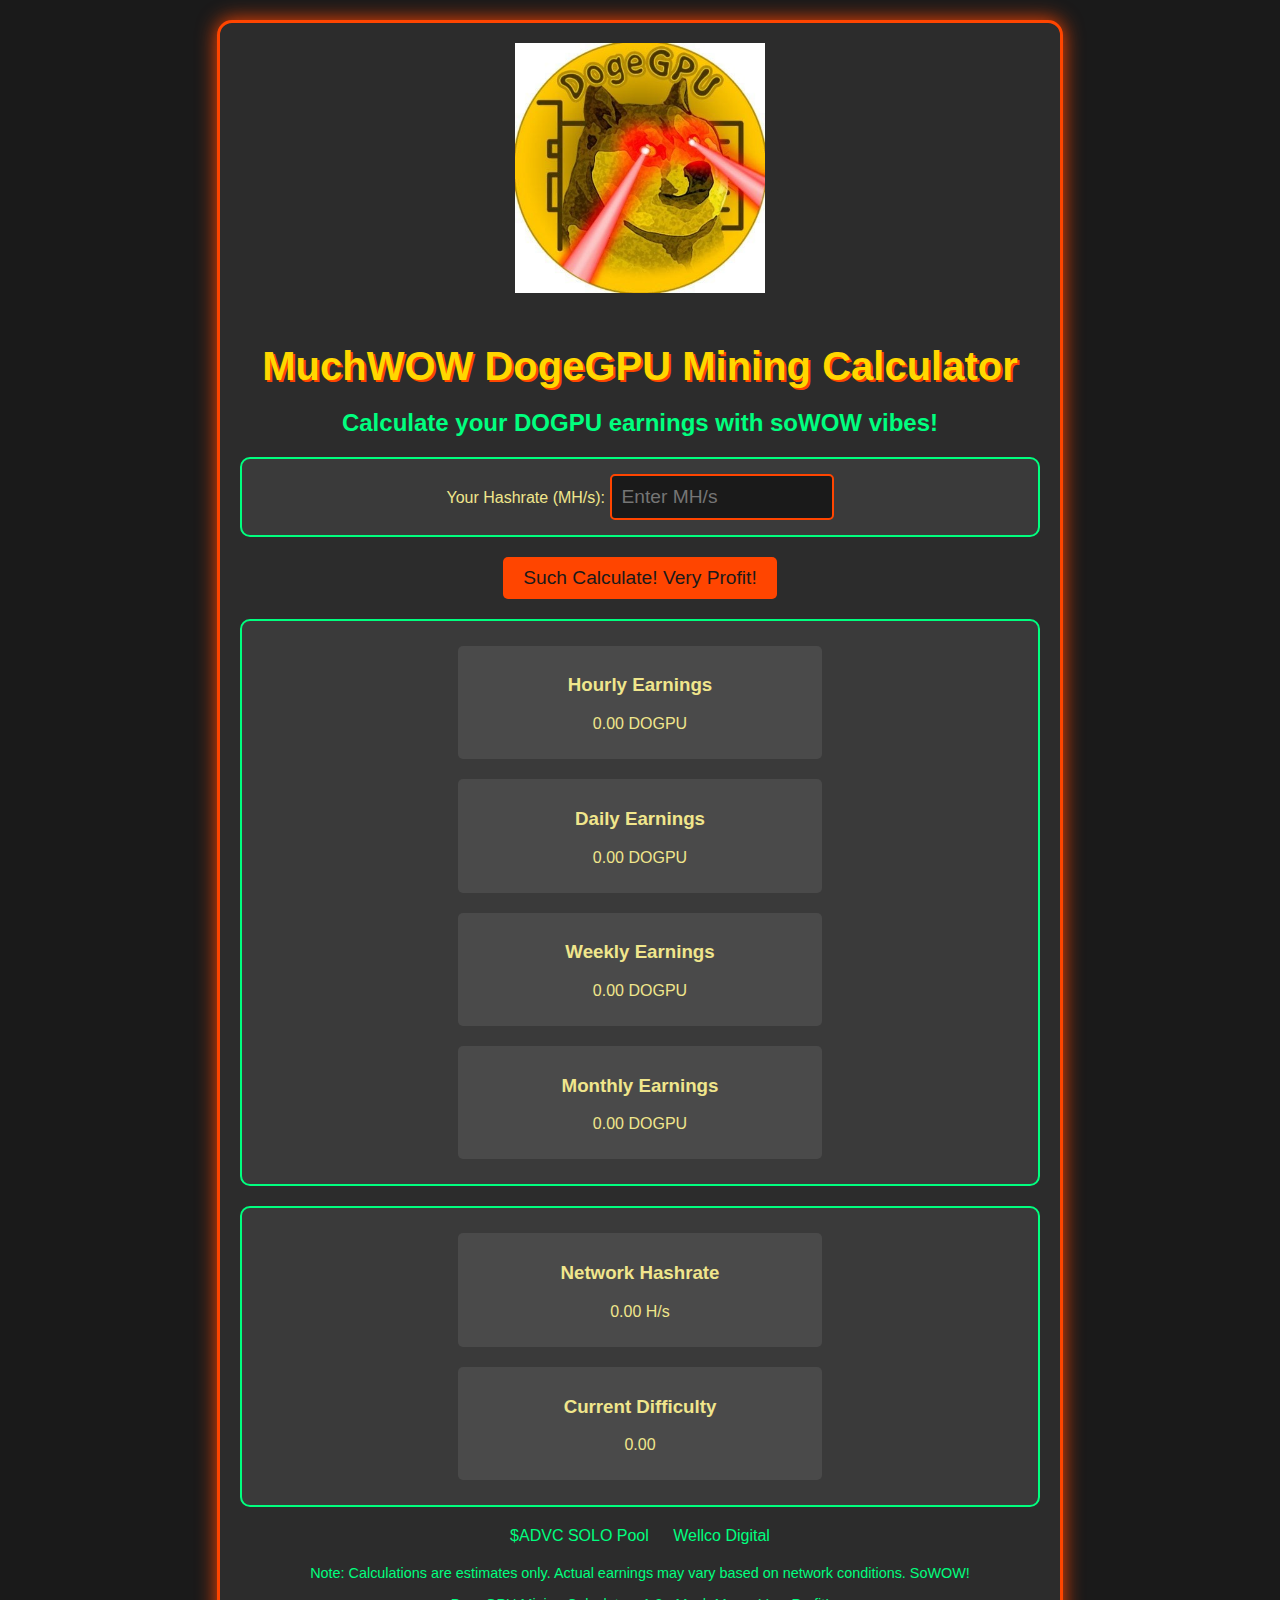
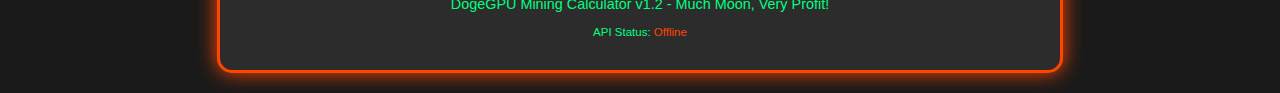
<file: dogegpuminingcalc.html>
<!DOCTYPE html>
<html lang="en">
<head>
    <meta charset="UTF-8">
    <meta name="viewport" content="width=device-width, initial-scale=1.0">
    <title>MuchWOW DogeGPU Mining Calculator</title>
    <style>
        body {
            background-color: #1a1a1a;
            color: #f0e68c;
            font-family: 'Comic Sans MS', 'Arial', sans-serif;
            text-align: center;
            margin: 0;
            padding: 20px;
            background-image: url('https://www.transparenttextures.com/patterns/stardust.png');
        }
        .container {
            max-width: 800px;
            margin: 0 auto;
            padding: 20px;
            border: 3px solid #ff4500;
            border-radius: 15px;
            background-color: #2c2c2c;
            box-shadow: 0 0 20px #ff4500;
        }
        .coin-logo {
            width: 250px;
            height: 250px;
            margin-bottom: 20px;
            animation: spin 10s linear infinite;
        }
        @keyframes spin {
            100% { transform: rotate(360deg); }
        }
        h1 {
            font-size: 2.5em;
            color: #ffd700;
            text-shadow: 2px 2px #ff4500;
            margin-bottom: 10px;
        }
        h2 {
            font-size: 1.5em;
            color: #00ff7f;
        }
        .input-section, .results, .network-info {
            margin: 20px 0;
            padding: 15px;
            background-color: #3a3a3a;
            border-radius: 10px;
            border: 2px solid #00ff7f;
        }
        input[type="number"] {
            padding: 10px;
            font-size: 1.2em;
            border: 2px solid #ff4500;
            border-radius: 5px;
            background-color: #1a1a1a;
            color: #f0e68c;
            width: 200px;
        }
        button {
            padding: 10px 20px;
            font-size: 1.2em;
            background-color: #ff4500;
            color: #1a1a1a;
            border: none;
            border-radius: 5px;
            cursor: pointer;
            transition: background-color 0.3s;
        }
        button:hover {
            background-color: #ffd700;
        }
        .result-box, .network-box {
            display: inline-block;
            width: 45%;
            margin: 10px;
            padding: 10px;
            background-color: #4a4a4a;
            border-radius: 5px;
        }
        .links a {
            color: #00ff7f;
            text-decoration: none;
            margin: 0 10px;
        }
        .links a:hover {
            color: #ffd700;
        }
        .footer {
            margin-top: 20px;
            font-size: 0.9em;
            color: #00ff7f;
        }
        .api-status {
            font-size: 0.8em;
            color: #00ff7f;
        }
    </style>
</head>
<body>
    <div class="container">
        <img src="img/coin/icon/dogpu.png" alt="DogeGPU Logo" class="coin-logo">
        <h1>MuchWOW DogeGPU Mining Calculator</h1>
        <h2>Calculate your DOGPU earnings with soWOW vibes!</h2>

        <div class="input-section">
            <label for="hashrate">Your Hashrate (MH/s):</label>
            <input type="number" id="hashrate" step="0.01" min="0" placeholder="Enter MH/s">
        </div>

        <button onclick="calculateEarnings()">Such Calculate! Very Profit!</button>

        <div class="results">
            <div class="result-box">
                <h3>Hourly Earnings</h3>
                <p id="hourly">0.00 DOGPU</p>
            </div>
            <div class="result-box">
                <h3>Daily Earnings</h3>
                <p id="daily">0.00 DOGPU</p>
            </div>
            <div class="result-box">
                <h3>Weekly Earnings</h3>
                <p id="weekly">0.00 DOGPU</p>
            </div>
            <div class="result-box">
                <h3>Monthly Earnings</h3>
                <p id="monthly">0.00 DOGPU</p>
            </div>
        </div>

        <div class="network-info">
            <div class="network-box">
                <h3>Network Hashrate</h3>
                <p id="network-hashrate">0.00 H/s</p>
            </div>
            <div class="network-box">
                <h3>Current Difficulty</h3>
                <p id="network-difficulty">0.00</p>
            </div>
        </div>

        <div class="links">
            <a href="https://adventurecoin.wellcodigital.com/">$ADVC SOLO Pool</a>
            <a href="https://wellcodigital.com/">Wellco Digital</a>
        </div>

        <div class="footer">
            <p>Note: Calculations are estimates only. Actual earnings may vary based on network conditions. SoWOW!</p>
            <p>DogeGPU Mining Calculator v1.2 - Much Moon, Very Profit!</p>
            <p class="api-status">API Status: <span id="api-status">Loading...</span></p>
        </div>
    </div>

    <script>
        async function fetchNetworkData() {
            try {
                const response = await fetch('https://api.wellcodigital.com/api/pools/dogpu-pplnsbf');
                const data = await response.json();
                const networkHashrate = data.pool.networkStats.networkHashrate;
                const networkDifficulty = data.pool.networkStats.networkDifficulty;

                document.getElementById('network-hashrate').textContent = 
                    (networkHashrate / 1e6).toFixed(2) + ' MH/s';
                document.getElementById('network-difficulty').textContent = 
                    networkDifficulty.toFixed(2);
                document.getElementById('api-status').textContent = 'Online';
                document.getElementById('api-status').style.color = '#00ff7f';
                return { networkHashrate, networkDifficulty };
            } catch (error) {
                console.error('Error fetching API:', error);
                document.getElementById('api-status').textContent = 'Offline';
                document.getElementById('api-status').style.color = '#ff4500';
                return { networkHashrate: 0, networkDifficulty: 0 };
            }
        }

        function calculateEarnings() {
            const hashrate = parseFloat(document.getElementById('hashrate').value) * 1e6; // Convert MH/s to H/s
            if (isNaN(hashrate) || hashrate <= 0) {
                alert('Plz enter valid hashrate! Much number, very wow!');
                return;
            }

            fetchNetworkData().then(({ networkHashrate, networkDifficulty }) => {
                const blockTime = 15; // seconds
                const blockReward = 2500; // DOGPU per block
                const poolFee = 0.005; // 0.5% pool fee

                // Blocks per time period
                const blocksPerHour = 3600 / blockTime;
                const blocksPerDay = blocksPerHour * 24;
                const blocksPerWeek = blocksPerDay * 7;
                const blocksPerMonth = blocksPerDay * 30;

                // User's share of network hashrate
                const hashrateShare = hashrate / networkHashrate;

                // Earnings calculations
                const hourlyEarnings = (blockReward * blocksPerHour * hashrateShare * (1 - poolFee)).toFixed(2);
                const dailyEarnings = (blockReward * blocksPerDay * hashrateShare * (1 - poolFee)).toFixed(2);
                const weeklyEarnings = (blockReward * blocksPerWeek * hashrateShare * (1 - poolFee)).toFixed(2);
                const monthlyEarnings = (blockReward * blocksPerMonth * hashrateShare * (1 - poolFee)).toFixed(2);

                // Update display
                document.getElementById('hourly').textContent = hourlyEarnings + ' DOGPU';
                document.getElementById('daily').textContent = dailyEarnings + ' DOGPU';
                document.getElementById('weekly').textContent = weeklyEarnings + ' DOGPU';
                document.getElementById('monthly').textContent = monthlyEarnings + ' DOGPU';
            });
        }

        // Fetch network data on page load
        fetchNetworkData();
    </script>
</body>
</html>
</file>
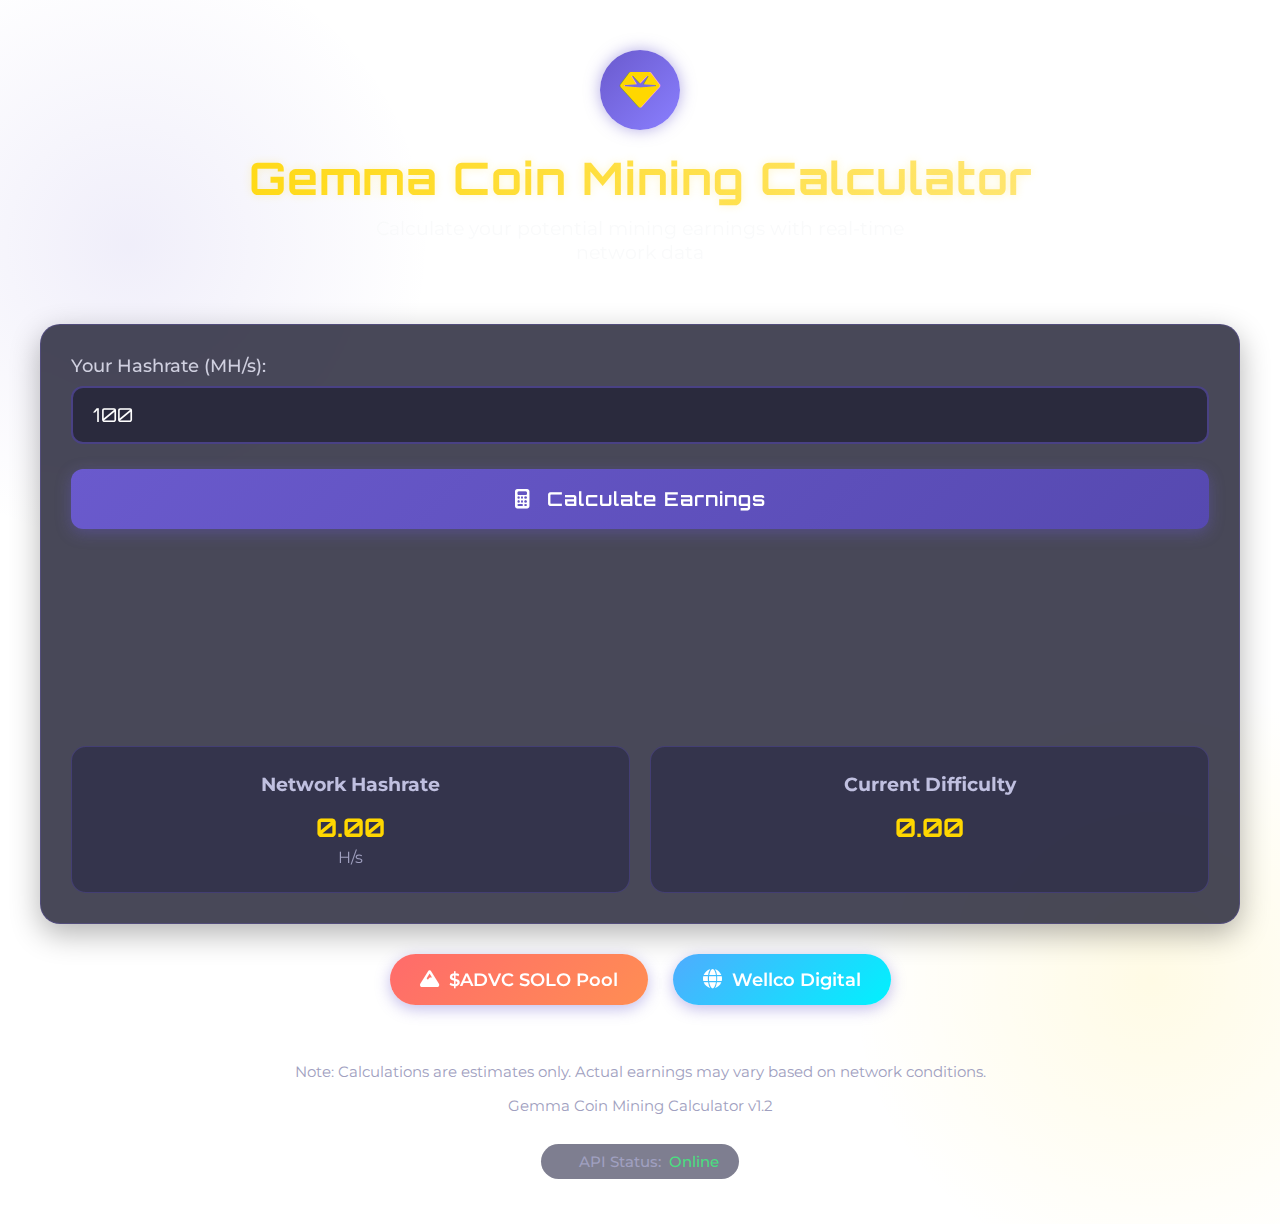
<file: gemmaminingcalc.html>
<!DOCTYPE html>
<html lang="en">
<head>
    <meta charset="UTF-8" />
    <meta name="viewport" content="width=device-width, initial-scale=1" />
    <title>Gemma Coin Mining Calculator</title>
    <link rel="stylesheet" href="https://cdnjs.cloudflare.com/ajax/libs/font-awesome/6.4.0/css/all.min.css" />
    <link href="https://fonts.googleapis.com/css2?family=Montserrat:wght@400;500;600;700&family=Orbitron:wght@400;500;600;700&display=swap" rel="stylesheet" />
    <style>
        * {
            margin: 0;
            padding: 0;
            box-sizing: border-box;
        }

        :root {
            --primary: #6a5acd;
            --primary-dark: #5649b0;
            --secondary: #ffd700;
            --dark: #1a1a2e;
            --darker: #0d0d1a;
            --light: #f8f9fa;
            --success: #4ade80;
            --warning: #f59e0b;
            --error: #ef4444;
            --card-bg: rgba(26, 26, 46, 0.8);
            --glow-primary: 0 0 15px rgba(106, 90, 205, 0.5);
            --glow-secondary: 0 0 10px rgba(255, 215, 0, 0.3);
        }

        body {
            font-family: 'Montserrat', sans-serif;
            background: linear-gradient(135deg, var(--darker), var(--dark));
            color: var(--light);
            min-height: 100vh;
            padding: 20px;
            background-image: 
                radial-gradient(circle at 10% 20%, rgba(106, 90, 205, 0.1) 0%, transparent 20%),
                radial-gradient(circle at 90% 80%, rgba(255, 215, 0, 0.1) 0%, transparent 20%);
        }

        .container {
            max-width: 1200px;
            margin: 0 auto;
        }

        header {
            text-align: center;
            padding: 30px 0;
            margin-bottom: 30px;
            position: relative;
        }

        .mining-icon {
            width: 80px;
            height: 80px;
            background: linear-gradient(135deg, var(--primary), #8a7fff);
            border-radius: 50%;
            display: flex;
            align-items: center;
            justify-content: center;
            margin: 0 auto 20px;
            box-shadow: var(--glow-primary);
            animation: pulse 3s infinite;
        }

        .mining-icon i {
            font-size: 40px;
            color: var(--secondary);
        }

        h1 {
            font-family: 'Orbitron', sans-serif;
            font-size: 2.8rem;
            font-weight: 700;
            margin-bottom: 10px;
            background: linear-gradient(to right, var(--secondary), #ffeb99);
            -webkit-background-clip: text;
            background-clip: text;
            color: transparent;
            letter-spacing: 1px;
            text-shadow: 0 0 10px rgba(255, 215, 0, 0.2);
        }

        header p {
            font-size: 1.2rem;
            opacity: 0.8;
            max-width: 600px;
            margin: 0 auto;
        }

        .card {
            background: var(--card-bg);
            border-radius: 20px;
            padding: 30px;
            box-shadow: 0 10px 30px rgba(0, 0, 0, 0.3);
            backdrop-filter: blur(10px);
            border: 1px solid rgba(106, 90, 205, 0.3);
            margin-bottom: 30px;
        }

        .input-section {
            margin-bottom: 25px;
        }

        .input-group {
            margin-bottom: 20px;
        }

        label {
            display: block;
            margin-bottom: 10px;
            font-weight: 500;
            color: #d0d0e0;
            font-size: 1.1rem;
        }

        input {
            width: 100%;
            padding: 15px 20px;
            border-radius: 12px;
            border: 2px solid rgba(106, 90, 205, 0.5);
            background: rgba(30, 30, 50, 0.7);
            color: white;
            font-size: 1.2rem;
            font-family: 'Orbitron', sans-serif;
            transition: all 0.3s ease;
        }

        input:focus {
            outline: none;
            border-color: var(--primary);
            box-shadow: var(--glow-primary);
        }

        button {
            width: 100%;
            padding: 18px;
            background: linear-gradient(135deg, var(--primary), var(--primary-dark));
            color: white;
            border: none;
            border-radius: 12px;
            font-size: 1.2rem;
            font-weight: 600;
            cursor: pointer;
            transition: all 0.3s ease;
            font-family: 'Orbitron', sans-serif;
            letter-spacing: 1px;
            margin-bottom: 25px;
            box-shadow: 0 4px 15px rgba(106, 90, 205, 0.4);
            position: relative;
            overflow: hidden;
        }

        button:hover {
            transform: translateY(-3px);
            box-shadow: 0 6px 20px rgba(106, 90, 205, 0.6);
        }

        button:active {
            transform: translateY(1px);
        }

        button i {
            margin-right: 10px;
        }

        #error {
            color: var(--error);
            text-align: center;
            margin-bottom: 20px;
            font-weight: 500;
            min-height: 24px;
            display: none;
        }

        .results-section {
            display: grid;
            grid-template-columns: repeat(auto-fit, minmax(220px, 1fr));
            gap: 20px;
            margin-bottom: 30px;
            opacity: 0;
            transform: translateY(20px);
            transition: all 0.5s ease;
        }

        .results-section.visible {
            opacity: 1;
            transform: translateY(0);
        }

        .result-card {
            background: rgba(40, 40, 70, 0.6);
            border-radius: 15px;
            padding: 25px 15px;
            text-align: center;
            border: 1px solid rgba(106, 90, 205, 0.3);
            box-shadow: var(--glow-secondary);
            transition: transform 0.3s ease;
        }

        .result-card:hover {
            transform: translateY(-5px);
            box-shadow: 0 8px 25px rgba(255, 215, 0, 0.2);
        }

        .result-label {
            font-size: 1.1rem;
            margin-bottom: 12px;
            color: #c0c0e0;
        }

        .result-value {
            font-size: 1.8rem;
            font-weight: 700;
            font-family: 'Orbitron', sans-serif;
            color: var(--secondary);
            margin-bottom: 8px;
            text-shadow: 0 0 10px rgba(255, 215, 0, 0.3);
        }

        .network-info {
            display: grid;
            grid-template-columns: repeat(auto-fit, minmax(250px, 1fr));
            gap: 20px;
            margin-top: 10px;
        }

        .info-card {
            background: rgba(40, 40, 70, 0.6);
            border-radius: 15px;
            padding: 25px 20px;
            text-align: center;
            border: 1px solid rgba(106, 90, 205, 0.3);
        }

        .info-card h3 {
            font-size: 1.2rem;
            margin-bottom: 15px;
            color: #c0c0e0;
        }

        .info-value {
            font-size: 1.6rem;
            font-weight: 700;
            font-family: 'Orbitron', sans-serif;
            color: var(--secondary);
            margin-bottom: 5px;
        }

        .info-label {
            font-size: 1rem;
            color: #a0a0c0;
        }

        .footer {
            text-align: center;
            padding: 25px 0;
            color: #a0a0c0;
            font-size: 0.95rem;
            max-width: 800px;
            margin: 0 auto;
        }

        .footer p {
            margin-bottom: 10px;
            line-height: 1.6;
        }

        .api-status {
            display: inline-flex;
            align-items: center;
            margin-top: 15px;
            padding: 8px 20px;
            background: rgba(40, 40, 70, 0.6);
            border-radius: 30px;
            font-weight: 500;
        }

        .status-online {
            color: var(--success);
            margin-left: 8px;
        }

        .status-offline {
            color: var(--error);
            margin-left: 8px;
        }

        .api-status::before {
            content: "";
            width: 10px;
            height: 10px;
            border-radius: 50%;
            display: inline-block;
            margin-right: 8px;
        }

        .status-online::before {
            background: var(--success);
        }

        .status-offline::before {
            background: var(--error);
        }

        .footer-links {
            display: flex;
            justify-content: center;
            gap: 25px;
            margin: 30px 0;
            flex-wrap: wrap;
        }

        .footer-link {
            display: flex;
            align-items: center;
            padding: 15px 30px;
            background: linear-gradient(135deg, var(--primary), var(--primary-dark));
            color: white;
            text-decoration: none;
            border-radius: 50px;
            font-weight: 600;
            font-size: 1.1rem;
            transition: all 0.3s ease;
            box-shadow: 0 4px 15px rgba(106, 90, 205, 0.4);
            position: relative;
            overflow: hidden;
        }

        .footer-link:hover {
            transform: translateY(-5px);
            box-shadow: 0 8px 25px rgba(106, 90, 205, 0.6);
        }

        .footer-link::after {
            content: "";
            position: absolute;
            top: 0;
            left: -100%;
            width: 100%;
            height: 100%;
            background: linear-gradient(90deg, transparent, rgba(255, 255, 255, 0.2), transparent);
            transition: 0.5s;
        }

        .footer-link:hover::after {
            left: 100%;
        }

        .footer-link i {
            margin-right: 10px;
            font-size: 1.2rem;
        }

        .adventure {
            background: linear-gradient(135deg, #ff6b6b, #ff8e53);
        }

        .adventure:hover {
            box-shadow: 0 8px 25px rgba(255, 107, 107, 0.6);
        }

        .wellco {
            background: linear-gradient(135deg, #4facfe, #00f2fe);
        }

        .wellco:hover {
            box-shadow: 0 8px 25px rgba(79, 172, 254, 0.6);
        }

        @keyframes pulse {
            0% {
                box-shadow: 0 0 0 0 rgba(106, 90, 205, 0.7);
            }
            70% {
                box-shadow: 0 0 0 15px rgba(106, 90, 205, 0);
            }
            100% {
                box-shadow: 0 0 0 0 rgba(106, 90, 205, 0);
            }
        }

        @media (max-width: 768px) {
            h1 {
                font-size: 2.2rem;
            }
            
            header p {
                font-size: 1rem;
            }
            
            .result-value, .info-value {
                font-size: 1.5rem;
            }
            
            .footer-link {
                padding: 12px 25px;
                font-size: 1rem;
            }
        }

        @media (max-width: 480px) {
            .card {
                padding: 20px 15px;
            }
            
            h1 {
                font-size: 1.8rem;
            }
            
            .result-card, .info-card {
                padding: 20px 10px;
            }
            
            .footer-link {
                width: 100%;
                justify-content: center;
            }
        }
    </style>
</head>
<body>
    <div class="container">
        <header>
            <div class="mining-icon">
                <i class="fas fa-gem"></i>
            </div>
            <h1>Gemma Coin Mining Calculator</h1>
            <p>Calculate your potential mining earnings with real-time network data</p>
        </header>

        <div class="card">
            <div class="input-section">
                <div class="input-group">
                    <label for="hashrate">Your Hashrate (MH/s):</label>
                    <input type="number" id="hashrate" placeholder="Enter your hashrate" value="100" min="1" step="1" />
                </div>
            </div>

            <button id="calculate">
                <i class="fas fa-calculator"></i> Calculate Earnings
            </button>

            <div id="error"></div>

            <div class="results-section" id="results">
                <div class="result-card">
                    <div class="result-label">Hourly Earnings</div>
                    <div class="result-value" id="hourly-earnings">0.00</div>
                    <div class="result-label">GEMMA</div>
                </div>

                <div class="result-card">
                    <div class="result-label">Daily Earnings</div>
                    <div class="result-value" id="daily-earnings">0.00</div>
                    <div class="result-label">GEMMA</div>
                </div>

                <div class="result-card">
                    <div class="result-label">Weekly Earnings</div>
                    <div class="result-value" id="weekly-earnings">0.00</div>
                    <div class="result-label">GEMMA</div>
                </div>

                <div class="result-card">
                    <div class="result-label">Monthly Earnings</div>
                    <div class="result-value" id="monthly-earnings">0.00</div>
                    <div class="result-label">GEMMA</div>
                </div>
            </div>

            <div class="network-info">
                <div class="info-card">
                    <h3>Network Hashrate</h3>
                    <div class="info-value" id="network-hashrate">0.00</div>
                    <div class="info-label">H/s</div>
                </div>

                <div class="info-card">
                    <h3>Current Difficulty</h3>
                    <div class="info-value" id="difficulty">0.00</div>
                </div>
            </div>
        </div>

        <div class="footer-links">
            <a href="https://adventurecoin.wellcodigital.com/" target="_blank" class="footer-link adventure">
                <i class="fas fa-mountain"></i> $ADVC SOLO Pool
            </a>
            <a href="https://wellcodigital.com/" target="_blank" class="footer-link wellco">
                <i class="fas fa-globe"></i> Wellco Digital
            </a>
        </div>

        <div class="footer">
            <p>Note: Calculations are estimates only. Actual earnings may vary based on network conditions.</p>
            <p>Gemma Coin Mining Calculator v1.2</p>
            <div class="api-status">
                API Status: <span id="api-status" class="status-online">Online</span>
            </div>
        </div>
    </div>

    <script>
        // Configuration constants
        const BLOCK_TIME = 60; // seconds
        const BLOCK_REWARD = 190000; // GEMMA
        const SECONDS_PER_HOUR = 3600;
        const SECONDS_PER_DAY = 86400;
        const SECONDS_PER_WEEK = SECONDS_PER_DAY * 7;
        const SECONDS_PER_MONTH = SECONDS_PER_DAY * 30;

        // API endpoint
        const SUMMARY_API = 'https://api.wellcodigital.com/api/pools/gemma-solo';

        // DOM elements
        const hashrateInput = document.getElementById('hashrate');
        const calculateBtn = document.getElementById('calculate');
        const errorDiv = document.getElementById('error');
        const resultsDiv = document.getElementById('results');
        const hourlyEl = document.getElementById('hourly-earnings');
        const dailyEl = document.getElementById('daily-earnings');
        const weeklyEl = document.getElementById('weekly-earnings');
        const monthlyEl = document.getElementById('monthly-earnings');
        const difficultyEl = document.getElementById('difficulty');
        const networkHashrateEl = document.getElementById('network-hashrate');
        const apiStatusEl = document.getElementById('api-status');

        // Format numbers with commas and fixed decimals
        function format(num, decimals = 2) {
            if (isNaN(num)) return "0.00";
            return parseFloat(num).toLocaleString(undefined, {
                minimumFractionDigits: decimals,
                maximumFractionDigits: decimals
            });
        }

        // Fetch network data from API
        async function getNetworkSummary() {
            try {
                const response = await fetch(SUMMARY_API);
                if (!response.ok) throw new Error('Network response was not ok');

                const data = await response.json();

                // Update API status
                apiStatusEl.textContent = "Online";
                apiStatusEl.className = "status-online";

                return data;
            } catch (err) {
                // Update API status
                apiStatusEl.textContent = "Offline";
                apiStatusEl.className = "status-offline";

                throw new Error('Could not fetch network data: ' + err.message);
            }
        }

        // Calculate mining earnings
        function calculateEarnings(userHashrateMH, networkHashrateH) {
            // Convert user hashrate from MH/s to H/s
            const userHashrateH = userHashrateMH * 1e6;

            // Calculate user's share of the network
            const share = userHashrateH / networkHashrateH;

            // Calculate blocks per time period
            const blocksPerHour = SECONDS_PER_HOUR / BLOCK_TIME;
            const blocksPerDay = SECONDS_PER_DAY / BLOCK_TIME;
            const blocksPerWeek = SECONDS_PER_WEEK / BLOCK_TIME;
            const blocksPerMonth = SECONDS_PER_MONTH / BLOCK_TIME;

            // Calculate earnings
            return {
                hourly: share * BLOCK_REWARD * blocksPerHour,
                daily: share * BLOCK_REWARD * blocksPerDay,
                weekly: share * BLOCK_REWARD * blocksPerWeek,
                monthly: share * BLOCK_REWARD * blocksPerMonth
            };
        }

        // Handle calculate button click
        calculateBtn.addEventListener('click', async () => {
            const userHashrate = parseFloat(hashrateInput.value);

            errorDiv.textContent = '';
            errorDiv.style.display = 'none';
            resultsDiv.classList.remove('visible');

            if (!userHashrate || userHashrate <= 0) {
                errorDiv.textContent = 'Please enter a valid hashrate greater than 0';
                errorDiv.style.display = 'block';
                return;
            }

            try {
                // Show loading state
                calculateBtn.innerHTML = '<i class="fas fa-spinner fa-spin"></i> Calculating...';
                calculateBtn.disabled = true;

                // Fetch network data
                const summary = await getNetworkSummary();
                
                // Extract values from new API structure
                const poolData = summary.pool;
                const difficulty = poolData.networkStats.networkDifficulty;
                const networkHashrate = poolData.networkStats.networkHashrate;

                // Calculate earnings
                const earnings = calculateEarnings(userHashrate, networkHashrate);

                // Update UI
                hourlyEl.textContent = format(earnings.hourly);
                dailyEl.textContent = format(earnings.daily);
                weeklyEl.textContent = format(earnings.weekly);
                monthlyEl.textContent = format(earnings.monthly);
                difficultyEl.textContent = format(difficulty, 4);
                networkHashrateEl.textContent = format(networkHashrate, 4);

                // Show results with animation
                setTimeout(() => {
                    resultsDiv.classList.add('visible');
                }, 100);
            } catch (err) {
                errorDiv.textContent = 'Error: ' + err.message;
                errorDiv.style.display = 'block';
            } finally {
                calculateBtn.innerHTML = '<i class="fas fa-calculator"></i> Calculate Earnings';
                calculateBtn.disabled = false;
            }
        });

        // Initialize on load
        window.onload = () => {
            // Auto-run with default input
            setTimeout(() => {
                calculateBtn.click();
            }, 1000);
        };
    </script>
</body>
</html>
</file>
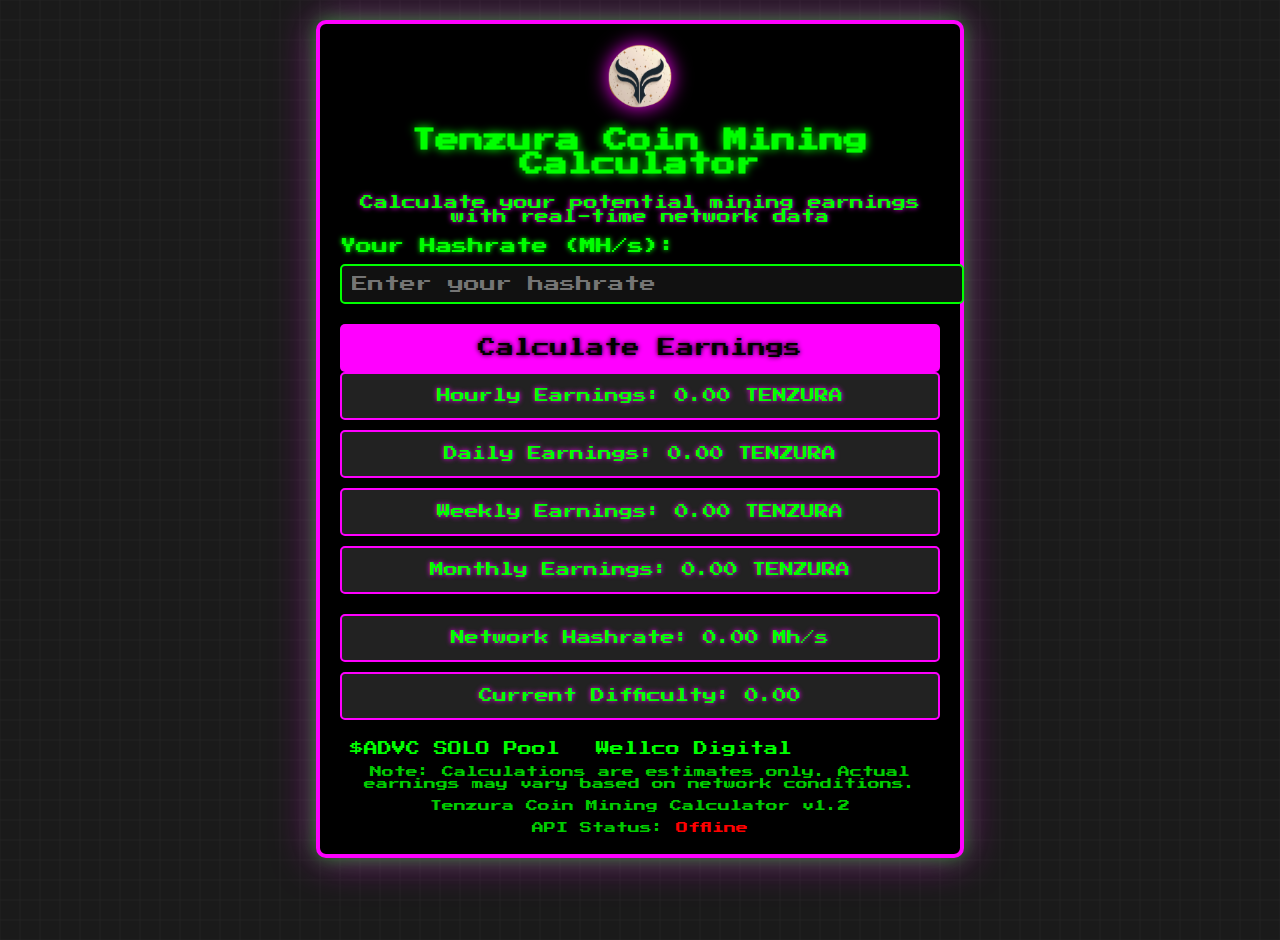
<file: tenzuraminingcalc.html>
<!DOCTYPE html>
<html lang="en">
<head>
    <meta charset="UTF-8">
    <meta name="viewport" content="width=device-width, initial-scale=1.0">
    <title>Tenzura Coin Mining Calculator</title>
    <style>
        body {
            background-color: #1a1a1a;
            color: #00ff00;
            font-family: 'Press Start 2P', cursive;
            margin: 0;
            padding: 20px;
            display: flex;
            flex-direction: column;
            align-items: center;
            min-height: 100vh;
            background-image: url('data:image/svg+xml,%3Csvg width="20" height="20" viewBox="0 0 20 20" xmlns="http://www.w3.org/2000/svg"%3E%3Crect x="0" y="0" width="100%25" height="100%25" fill="none" stroke="%23222222" stroke-width="1"/%3E%3C/svg%3E');
        }
        .container {
            max-width: 600px;
            width: 100%;
            background: #000000;
            border: 4px solid #ff00ff;
            border-radius: 10px;
            padding: 20px;
            box-shadow: 0 0 20px rgba(0, 255, 0, 0.5), 0 0 40px rgba(255, 0, 255, 0.5);
        }
        h1 {
            text-align: center;
            font-size: 24px;
            text-shadow: 0 0 10px #00ff00;
            margin-bottom: 20px;
        }
        .input-group, .result-group, .network-group {
            margin-bottom: 20px;
        }
        .input-group label {
            display: block;
            font-size: 16px;
            margin-bottom: 10px;
            text-shadow: 0 0 5px #00ff00;
        }
        .input-group input {
            width: 100%;
            padding: 10px;
            font-size: 16px;
            background: #111111;
            border: 2px solid #00ff00;
            color: #00ff00;
            font-family: 'Press Start 2P', cursive;
            border-radius: 5px;
        }
        .input-group input:focus {
            outline: none;
            box-shadow: 0 0 10px #00ff00;
        }
        button {
            width: 100%;
            padding: 15px;
            font-size: 18px;
            background: #ff00ff;
            color: #000000;
            border: none;
            cursor: pointer;
            font-family: 'Press Start 2P', cursive;
            border-radius: 5px;
            text-shadow: 0 0 5px #000000;
        }
        button:hover {
            background: #00ff00;
            color: #000000;
            box-shadow: 0 0 15px #00ff00;
        }
        .result-group div, .network-group div {
            background: #222222;
            padding: 15px;
            margin-bottom: 10px;
            border: 2px solid #ff00ff;
            border-radius: 5px;
            font-size: 14px;
            text-align: center;
            text-shadow: 0 0 5px #ff00ff;
        }
        .links a {
            color: #00ff00;
            text-decoration: none;
            font-size: 14px;
            margin: 0 10px;
        }
        .links a:hover {
            text-shadow: 0 0 10px #00ff00;
        }
        .note, .version, .api-status {
            text-align: center;
            font-size: 12px;
            margin-top: 10px;
            color: #00cc00;
        }
        .coin-icon {
            display: block;
            margin: 0 auto 20px;
            width: 64px;
            height: 64px;
            filter: drop-shadow(0 0 10px #ff00ff);
        }
        @media (max-width: 600px) {
            h1 {
                font-size: 20px;
            }
            .container {
                padding: 15px;
            }
            button, .input-group input {
                font-size: 14px;
            }
        }
    </style>
    <link href="https://fonts.googleapis.com/css2?family=Press+Start+2P&display=swap" rel="stylesheet">
</head>
<body>
    <div class="container">
        <img src="img/coin/icon/tenz.png" alt="Tenzura Coin" class="coin-icon">
        <h1>Tenzura Coin Mining Calculator</h1>
        <p style="text-align: center; font-size: 14px; text-shadow: 0 0 5px #ff00ff;">Calculate your potential mining earnings with real-time network data</p>

        <div class="input-group">
            <label for="hashrate">Your Hashrate (MH/s):</label>
            <input type="number" id="hashrate" placeholder="Enter your hashrate">
        </div>

        <button onclick="calculateEarnings()">Calculate Earnings</button>

        <div class="result-group">
            <div>Hourly Earnings: <span id="hourly">0.00</span> TENZURA</div>
            <div>Daily Earnings: <span id="daily">0.00</span> TENZURA</div>
            <div>Weekly Earnings: <span id="weekly">0.00</span> TENZURA</div>
            <div>Monthly Earnings: <span id="monthly">0.00</span> TENZURA</div>
        </div>

        <div class="network-group">
            <div>Network Hashrate: <span id="network-hashrate">0.00</span> Mh/s</div>
            <div>Current Difficulty: <span id="difficulty">0.00</span></div>
        </div>

        <div class="links">
            <a href="https://adventurecoin.wellcodigital.com/" target="_blank">$ADVC SOLO Pool</a>
            <a href="https://wellcodigital.com" target="_blank">Wellco Digital</a>
        </div>

        <div class="note">Note: Calculations are estimates only. Actual earnings may vary based on network conditions.</div>
        <div class="version">Tenzura Coin Mining Calculator v1.2</div>
        <div class="api-status">API Status: <span id="api-status">Online</span></div>
    </div>

    <script>
        async function fetchNetworkData() {
            try {
                const response = await fetch('https://api.wellcodigital.com/api/pools/tenz-solo');
                if (!response.ok) throw new Error('Network response was not ok');
                const data = await response.json();
                const networkHashrate = data.pool.networkStats.networkHashrate;
                const difficulty = data.pool.networkStats.networkDifficulty;
                document.getElementById('network-hashrate').textContent = (networkHashrate / 1e6).toFixed(2); // Convert to MH/s
                document.getElementById('difficulty').textContent = difficulty.toFixed(2);
                document.getElementById('api-status').textContent = 'Online';
                document.getElementById('api-status').style.color = '#00ff00';
                return { networkHashrate, difficulty };
            } catch (error) {
                console.error('API Error:', error);
                document.getElementById('api-status').textContent = 'Offline';
                document.getElementById('api-status').style.color = '#ff0000';
                return { networkHashrate: 0, difficulty: 0 };
            }
        }

        function calculateEarnings() {
            const hashrate = parseFloat(document.getElementById('hashrate').value) * 1e6; // Convert MH/s to H/s
            if (isNaN(hashrate) || hashrate <= 0) {
                alert('Please enter a valid hashrate');
                return;
            }

            fetchNetworkData().then(({ networkHashrate, difficulty }) => {
                const blockTime = 60; // 60 seconds
                const blockReward = 4750; // 4750 TENZURA per block
                const blocksPerHour = 3600 / blockTime;
                const blocksPerDay = 24 * blocksPerHour;
                const blocksPerWeek = 7 * blocksPerDay;
                const blocksPerMonth = 30 * blocksPerDay;

                // Calculate earnings based on hashrate proportion
                const userShare = hashrate / (networkHashrate + hashrate); // Approximate share of network
                const hourlyEarnings = userShare * blockReward * blocksPerHour;
                const dailyEarnings = hourlyEarnings * 24;
                const weeklyEarnings = dailyEarnings * 7;
                const monthlyEarnings = dailyEarnings * 30;

                document.getElementById('hourly').textContent = hourlyEarnings.toFixed(2);
                document.getElementById('daily').textContent = dailyEarnings.toFixed(2);
                document.getElementById('weekly').textContent = weeklyEarnings.toFixed(2);
                document.getElementById('monthly').textContent = monthlyEarnings.toFixed(2);
            });
        }

        // Fetch network data on page load
        fetchNetworkData();
    </script>
</body>
</html>
</file>
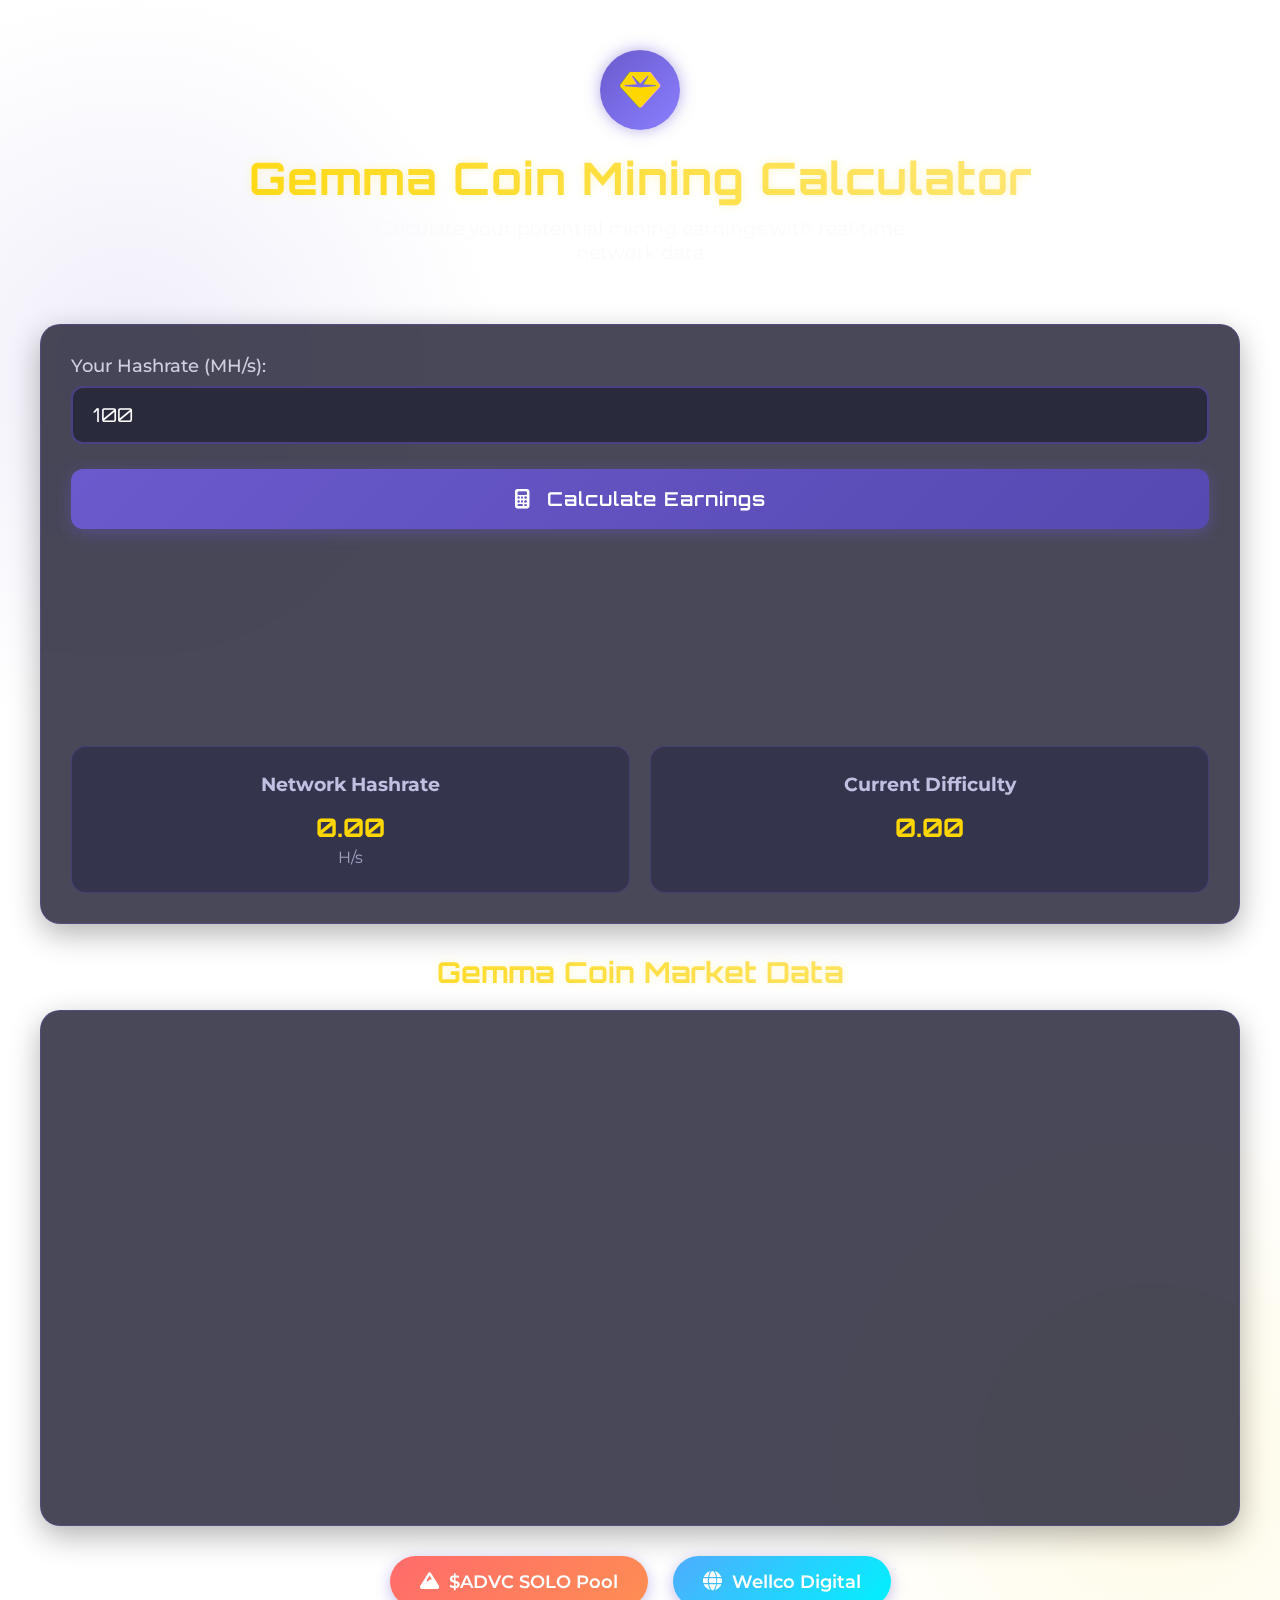
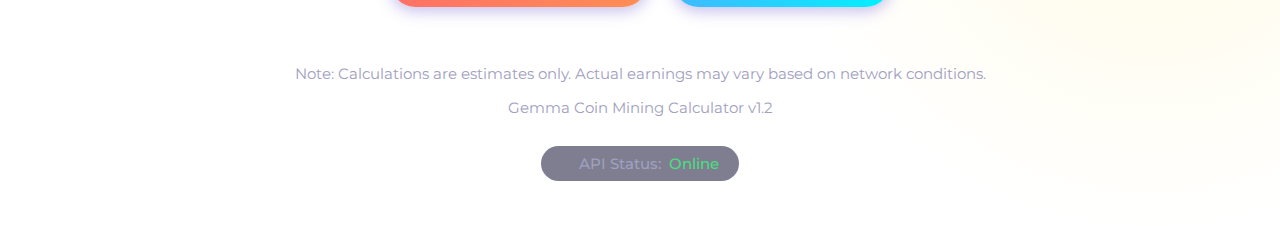
<file: dead_calculaters/gemmaminingcalc.html>
<!DOCTYPE html>
<html lang="en">
   <head>
      <!-- Google tag (gtag.js) -->
      <script async src="https://www.googletagmanager.com/gtag/js?id=G-ZMJKG5SJWE"></script>
      <script>
         window.dataLayer = window.dataLayer || [];
         function gtag(){dataLayer.push(arguments);}
         gtag('js', new Date());
         
         gtag('config', 'G-ZMJKG5SJWE');
      </script>
      <meta charset="UTF-8" />
      <meta name="viewport" content="width=device-width, initial-scale=1" />
      <title>Gemma Coin Mining Calculator</title>
      <link rel="stylesheet" href="https://cdnjs.cloudflare.com/ajax/libs/font-awesome/6.4.0/css/all.min.css" />
      <link href="https://fonts.googleapis.com/css2?family=Montserrat:wght@400;500;600;700&family=Orbitron:wght@400;500;600;700&display=swap" rel="stylesheet" />
      <style>
         * {
         margin: 0;
         padding: 0;
         box-sizing: border-box;
         }
         :root {
         --primary: #6a5acd;
         --primary-dark: #5649b0;
         --secondary: #ffd700;
         --dark: #1a1a2e;
         --darker: #0d0d1a;
         --light: #f8f9fa;
         --success: #4ade80;
         --warning: #f59e0b;
         --error: #ef4444;
         --card-bg: rgba(26, 26, 46, 0.8);
         --glow-primary: 0 0 15px rgba(106, 90, 205, 0.5);
         --glow-secondary: 0 0 10px rgba(255, 215, 0, 0.3);
         }
         body {
         font-family: 'Montserrat', sans-serif;
         background: linear-gradient(135deg, var(--darker), var(--dark));
         color: var(--light);
         min-height: 100vh;
         padding: 20px;
         background-image: 
         radial-gradient(circle at 10% 20%, rgba(106, 90, 205, 0.1) 0%, transparent 20%),
         radial-gradient(circle at 90% 80%, rgba(255, 215, 0, 0.1) 0%, transparent 20%);
         }
         .container {
         max-width: 1200px;
         margin: 0 auto;
         }
         header {
         text-align: center;
         padding: 30px 0;
         margin-bottom: 30px;
         position: relative;
         }
         .mining-icon {
         width: 80px;
         height: 80px;
         background: linear-gradient(135deg, var(--primary), #8a7fff);
         border-radius: 50%;
         display: flex;
         align-items: center;
         justify-content: center;
         margin: 0 auto 20px;
         box-shadow: var(--glow-primary);
         animation: pulse 3s infinite;
         }
         .mining-icon i {
         font-size: 40px;
         color: var(--secondary);
         }
         h1 {
         font-family: 'Orbitron', sans-serif;
         font-size: 2.8rem;
         font-weight: 700;
         margin-bottom: 10px;
         background: linear-gradient(to right, var(--secondary), #ffeb99);
         -webkit-background-clip: text;
         background-clip: text;
         color: transparent;
         letter-spacing: 1px;
         text-shadow: 0 0 10px rgba(255, 215, 0, 0.2);
         }
         header p {
         font-size: 1.2rem;
         opacity: 0.8;
         max-width: 600px;
         margin: 0 auto;
         }
         .card {
         background: var(--card-bg);
         border-radius: 20px;
         padding: 30px;
         box-shadow: 0 10px 30px rgba(0, 0, 0, 0.3);
         backdrop-filter: blur(10px);
         border: 1px solid rgba(106, 90, 205, 0.3);
         margin-bottom: 30px;
         }
         .input-section {
         margin-bottom: 25px;
         }
         .input-group {
         margin-bottom: 20px;
         }
         label {
         display: block;
         margin-bottom: 10px;
         font-weight: 500;
         color: #d0d0e0;
         font-size: 1.1rem;
         }
         input {
         width: 100%;
         padding: 15px 20px;
         border-radius: 12px;
         border: 2px solid rgba(106, 90, 205, 0.5);
         background: rgba(30, 30, 50, 0.7);
         color: white;
         font-size: 1.2rem;
         font-family: 'Orbitron', sans-serif;
         transition: all 0.3s ease;
         }
         input:focus {
         outline: none;
         border-color: var(--primary);
         box-shadow: var(--glow-primary);
         }
         button {
         width: 100%;
         padding: 18px;
         background: linear-gradient(135deg, var(--primary), var(--primary-dark));
         color: white;
         border: none;
         border-radius: 12px;
         font-size: 1.2rem;
         font-weight: 600;
         cursor: pointer;
         transition: all 0.3s ease;
         font-family: 'Orbitron', sans-serif;
         letter-spacing: 1px;
         margin-bottom: 25px;
         box-shadow: 0 4px 15px rgba(106, 90, 205, 0.4);
         position: relative;
         overflow: hidden;
         }
         button:hover {
         transform: translateY(-3px);
         box-shadow: 0 6px 20px rgba(106, 90, 205, 0.6);
         }
         button:active {
         transform: translateY(1px);
         }
         button i {
         margin-right: 10px;
         }
         #error {
         color: var(--error);
         text-align: center;
         margin-bottom: 20px;
         font-weight: 500;
         min-height: 24px;
         display: none;
         }
         .results-section {
         display: grid;
         grid-template-columns: repeat(auto-fit, minmax(220px, 1fr));
         gap: 20px;
         margin-bottom: 30px;
         opacity: 0;
         transform: translateY(20px);
         transition: all 0.5s ease;
         }
         .results-section.visible {
         opacity: 1;
         transform: translateY(0);
         }
         .result-card {
         background: rgba(40, 40, 70, 0.6);
         border-radius: 15px;
         padding: 25px 15px;
         text-align: center;
         border: 1px solid rgba(106, 90, 205, 0.3);
         box-shadow: var(--glow-secondary);
         transition: transform 0.3s ease;
         }
         .result-card:hover {
         transform: translateY(-5px);
         box-shadow: 0 8px 25px rgba(255, 215, 0, 0.2);
         }
         .result-label {
         font-size: 1.1rem;
         margin-bottom: 12px;
         color: #c0c0e0;
         }
         .result-value {
         font-size: 1.8rem;
         font-weight: 700;
         font-family: 'Orbitron', sans-serif;
         color: var(--secondary);
         margin-bottom: 8px;
         text-shadow: 0 0 10px rgba(255, 215, 0, 0.3);
         }
         .network-info {
         display: grid;
         grid-template-columns: repeat(auto-fit, minmax(250px, 1fr));
         gap: 20px;
         margin-top: 10px;
         }
         .info-card {
         background: rgba(40, 40, 70, 0.6);
         border-radius: 15px;
         padding: 25px 20px;
         text-align: center;
         border: 1px solid rgba(106, 90, 205, 0.3);
         }
         .info-card h3 {
         font-size: 1.2rem;
         margin-bottom: 15px;
         color: #c0c0e0;
         }
         .info-value {
         font-size: 1.6rem;
         font-weight: 700;
         font-family: 'Orbitron', sans-serif;
         color: var(--secondary);
         margin-bottom: 5px;
         }
         .info-label {
         font-size: 1rem;
         color: #a0a0c0;
         }
         .footer {
         text-align: center;
         padding: 25px 0;
         color: #a0a0c0;
         font-size: 0.95rem;
         max-width: 800px;
         margin: 0 auto;
         }
         .footer p {
         margin-bottom: 10px;
         line-height: 1.6;
         }
         .api-status {
         display: inline-flex;
         align-items: center;
         margin-top: 15px;
         padding: 8px 20px;
         background: rgba(40, 40, 70, 0.6);
         border-radius: 30px;
         font-weight: 500;
         }
         .status-online {
         color: var(--success);
         margin-left: 8px;
         }
         .status-offline {
         color: var(--error);
         margin-left: 8px;
         }
         .api-status::before {
         content: "";
         width: 10px;
         height: 10px;
         border-radius: 50%;
         display: inline-block;
         margin-right: 8px;
         }
         .status-online::before {
         background: var(--success);
         }
         .status-offline::before {
         background: var(--error);
         }
         .footer-links {
         display: flex;
         justify-content: center;
         gap: 25px;
         margin: 30px 0;
         flex-wrap: wrap;
         }
         .footer-link {
         display: flex;
         align-items: center;
         padding: 15px 30px;
         background: linear-gradient(135deg, var(--primary), var(--primary-dark));
         color: white;
         text-decoration: none;
         border-radius: 50px;
         font-weight: 600;
         font-size: 1.1rem;
         transition: all 0.3s ease;
         box-shadow: 0 4px 15px rgba(106, 90, 205, 0.4);
         position: relative;
         overflow: hidden;
         }
         .footer-link:hover {
         transform: translateY(-5px);
         box-shadow: 0 8px 25px rgba(106, 90, 205, 0.6);
         }
         .footer-link::after {
         content: "";
         position: absolute;
         top: 0;
         left: -100%;
         width: 100%;
         height: 100%;
         background: linear-gradient(90deg, transparent, rgba(255, 255, 255, 0.2), transparent);
         transition: 0.5s;
         }
         .footer-link:hover::after {
         left: 100%;
         }
         .footer-link i {
         margin-right: 10px;
         font-size: 1.2rem;
         }
         .adventure {
         background: linear-gradient(135deg, #ff6b6b, #ff8e53);
         }
         .adventure:hover {
         box-shadow: 0 8px 25px rgba(255, 107, 107, 0.6);
         }
         .wellco {
         background: linear-gradient(135deg, #4facfe, #00f2fe);
         }
         .wellco:hover {
         box-shadow: 0 8px 25px rgba(79, 172, 254, 0.6);
         }
         @keyframes pulse {
         0% {
         box-shadow: 0 0 0 0 rgba(106, 90, 205, 0.7);
         }
         70% {
         box-shadow: 0 0 0 15px rgba(106, 90, 205, 0);
         }
         100% {
         box-shadow: 0 0 0 0 rgba(106, 90, 205, 0);
         }
         }
         @media (max-width: 768px) {
         h1 {
         font-size: 2.2rem;
         }
         header p {
         font-size: 1rem;
         }
         .result-value, .info-value {
         font-size: 1.5rem;
         }
         .footer-link {
         padding: 12px 25px;
         font-size: 1rem;
         }
         }
         @media (max-width: 480px) {
         .card {
         padding: 20px 15px;
         }
         h1 {
         font-size: 1.8rem;
         }
         .result-card, .info-card {
         padding: 20px 10px;
         }
         .footer-link {
         width: 100%;
         justify-content: center;
         }
         }
      </style>
   </head>
   <body>
      <div class="container">
         <header>
            <div class="mining-icon">
               <i class="fas fa-gem"></i>
            </div>
            <h1>Gemma Coin Mining Calculator</h1>
            <p>Calculate your potential mining earnings with real-time network data</p>
         </header>
         <div class="card">
            <div class="input-section">
               <div class="input-group">
                  <label for="hashrate">Your Hashrate (MH/s):</label>
                  <input type="number" id="hashrate" placeholder="Enter your hashrate" value="100" min="1" step="1" />
               </div>
            </div>
            <button id="calculate">
            <i class="fas fa-calculator"></i> Calculate Earnings
            </button>
            <div id="error"></div>
            <div class="results-section" id="results">
               <div class="result-card">
                  <div class="result-label">Hourly Earnings</div>
                  <div class="result-value" id="hourly-earnings">0.00</div>
                  <div class="result-label">GEMMA</div>
               </div>
               <div class="result-card">
                  <div class="result-label">Daily Earnings</div>
                  <div class="result-value" id="daily-earnings">0.00</div>
                  <div class="result-label">GEMMA</div>
               </div>
               <div class="result-card">
                  <div class="result-label">Weekly Earnings</div>
                  <div class="result-value" id="weekly-earnings">0.00</div>
                  <div class="result-label">GEMMA</div>
               </div>
               <div class="result-card">
                  <div class="result-label">Monthly Earnings</div>
                  <div class="result-value" id="monthly-earnings">0.00</div>
                  <div class="result-label">GEMMA</div>
               </div>
            </div>
            <div class="network-info">
               <div class="info-card">
                  <h3>Network Hashrate</h3>
                  <div class="info-value" id="network-hashrate">0.00</div>
                  <div class="info-label">H/s</div>
               </div>
               <div class="info-card">
                  <h3>Current Difficulty</h3>
                  <div class="info-value" id="difficulty">0.00</div>
               </div>
            </div>
         </div>
         <div class="container" style="margin-top: 30px;">
            <h2 style="text-align: center; font-family: 'Orbitron', sans-serif; font-size: 1.8rem; margin-bottom: 20px; 
               background: linear-gradient(to right, var(--secondary), #ffeb99); 
               -webkit-background-clip: text; 
               background-clip: text; 
               color: transparent; 
               text-shadow: 0 0 10px rgba(255, 215, 0, 0.2);">
               Gemma Coin Market Data
            </h2>
            <div class="card">
               <iframe 
                  src="https://coinpaprika.com/coin/gemma-gemma/embed/?interval=0&modules[]=market_details&modules[]=chart&nightMode=true&primaryCurrency=USD&updateActive=false" 
                  width="100%" 
                  height="450" 
                  style="border:none; border-radius:12px;" 
                  loading="lazy">
               </iframe>
            </div>
         </div>
         <div class="footer-links">
            <a href="https://adventurecoin.wellcodigital.com/" target="_blank" class="footer-link adventure">
            <i class="fas fa-mountain"></i> $ADVC SOLO Pool
            </a>
            <a href="https://wellcodigital.com/" target="_blank" class="footer-link wellco">
            <i class="fas fa-globe"></i> Wellco Digital
            </a>
         </div>
         <div class="footer">
            <p>Note: Calculations are estimates only. Actual earnings may vary based on network conditions.</p>
            <p>Gemma Coin Mining Calculator v1.2</p>
            <div class="api-status">
               API Status: <span id="api-status" class="status-online">Online</span>
            </div>
         </div>
      </div>
      <script>
         // Configuration constants
         const BLOCK_TIME = 60; // seconds
         const BLOCK_REWARD = 190000; // GEMMA
         const SECONDS_PER_HOUR = 3600;
         const SECONDS_PER_DAY = 86400;
         const SECONDS_PER_WEEK = SECONDS_PER_DAY * 7;
         const SECONDS_PER_MONTH = SECONDS_PER_DAY * 30;
         
         // API endpoint
         const SUMMARY_API = 'https://api.wellcodigital.com/api/pools/gemma-solo';
         
         // DOM elements
         const hashrateInput = document.getElementById('hashrate');
         const calculateBtn = document.getElementById('calculate');
         const errorDiv = document.getElementById('error');
         const resultsDiv = document.getElementById('results');
         const hourlyEl = document.getElementById('hourly-earnings');
         const dailyEl = document.getElementById('daily-earnings');
         const weeklyEl = document.getElementById('weekly-earnings');
         const monthlyEl = document.getElementById('monthly-earnings');
         const difficultyEl = document.getElementById('difficulty');
         const networkHashrateEl = document.getElementById('network-hashrate');
         const apiStatusEl = document.getElementById('api-status');
         
         // Format numbers with commas and fixed decimals
         function format(num, decimals = 2) {
             if (isNaN(num)) return "0.00";
             return parseFloat(num).toLocaleString(undefined, {
                 minimumFractionDigits: decimals,
                 maximumFractionDigits: decimals
             });
         }
         
         // Fetch network data from API
         async function getNetworkSummary() {
             try {
                 const response = await fetch(SUMMARY_API);
                 if (!response.ok) throw new Error('Network response was not ok');
         
                 const data = await response.json();
         
                 // Update API status
                 apiStatusEl.textContent = "Online";
                 apiStatusEl.className = "status-online";
         
                 return data;
             } catch (err) {
                 // Update API status
                 apiStatusEl.textContent = "Offline";
                 apiStatusEl.className = "status-offline";
         
                 throw new Error('Could not fetch network data: ' + err.message);
             }
         }
         
         // Calculate mining earnings
         function calculateEarnings(userHashrateMH, networkHashrateH) {
             // Convert user hashrate from MH/s to H/s
             const userHashrateH = userHashrateMH * 1e6;
         
             // Calculate user's share of the network
             const share = userHashrateH / networkHashrateH;
         
             // Calculate blocks per time period
             const blocksPerHour = SECONDS_PER_HOUR / BLOCK_TIME;
             const blocksPerDay = SECONDS_PER_DAY / BLOCK_TIME;
             const blocksPerWeek = SECONDS_PER_WEEK / BLOCK_TIME;
             const blocksPerMonth = SECONDS_PER_MONTH / BLOCK_TIME;
         
             // Calculate earnings
             return {
                 hourly: share * BLOCK_REWARD * blocksPerHour,
                 daily: share * BLOCK_REWARD * blocksPerDay,
                 weekly: share * BLOCK_REWARD * blocksPerWeek,
                 monthly: share * BLOCK_REWARD * blocksPerMonth
             };
         }
         
         // Handle calculate button click
         calculateBtn.addEventListener('click', async () => {
             const userHashrate = parseFloat(hashrateInput.value);
         
             errorDiv.textContent = '';
             errorDiv.style.display = 'none';
             resultsDiv.classList.remove('visible');
         
             if (!userHashrate || userHashrate <= 0) {
                 errorDiv.textContent = 'Please enter a valid hashrate greater than 0';
                 errorDiv.style.display = 'block';
                 return;
             }
         
             try {
                 // Show loading state
                 calculateBtn.innerHTML = '<i class="fas fa-spinner fa-spin"></i> Calculating...';
                 calculateBtn.disabled = true;
         
                 // Fetch network data
                 const summary = await getNetworkSummary();
                 
                 // Extract values from new API structure
                 const poolData = summary.pool;
                 const difficulty = poolData.networkStats.networkDifficulty;
                 const networkHashrate = poolData.networkStats.networkHashrate;
         
                 // Calculate earnings
                 const earnings = calculateEarnings(userHashrate, networkHashrate);
         
                 // Update UI
                 hourlyEl.textContent = format(earnings.hourly);
                 dailyEl.textContent = format(earnings.daily);
                 weeklyEl.textContent = format(earnings.weekly);
                 monthlyEl.textContent = format(earnings.monthly);
                 difficultyEl.textContent = format(difficulty, 4);
                 networkHashrateEl.textContent = format(networkHashrate, 4);
         
                 // Show results with animation
                 setTimeout(() => {
                     resultsDiv.classList.add('visible');
                 }, 100);
             } catch (err) {
                 errorDiv.textContent = 'Error: ' + err.message;
                 errorDiv.style.display = 'block';
             } finally {
                 calculateBtn.innerHTML = '<i class="fas fa-calculator"></i> Calculate Earnings';
                 calculateBtn.disabled = false;
             }
         });
         
         // Initialize on load
         window.onload = () => {
             // Auto-run with default input
             setTimeout(() => {
                 calculateBtn.click();
             }, 1000);
         };
      </script>
   </body>
</html>
</file>
